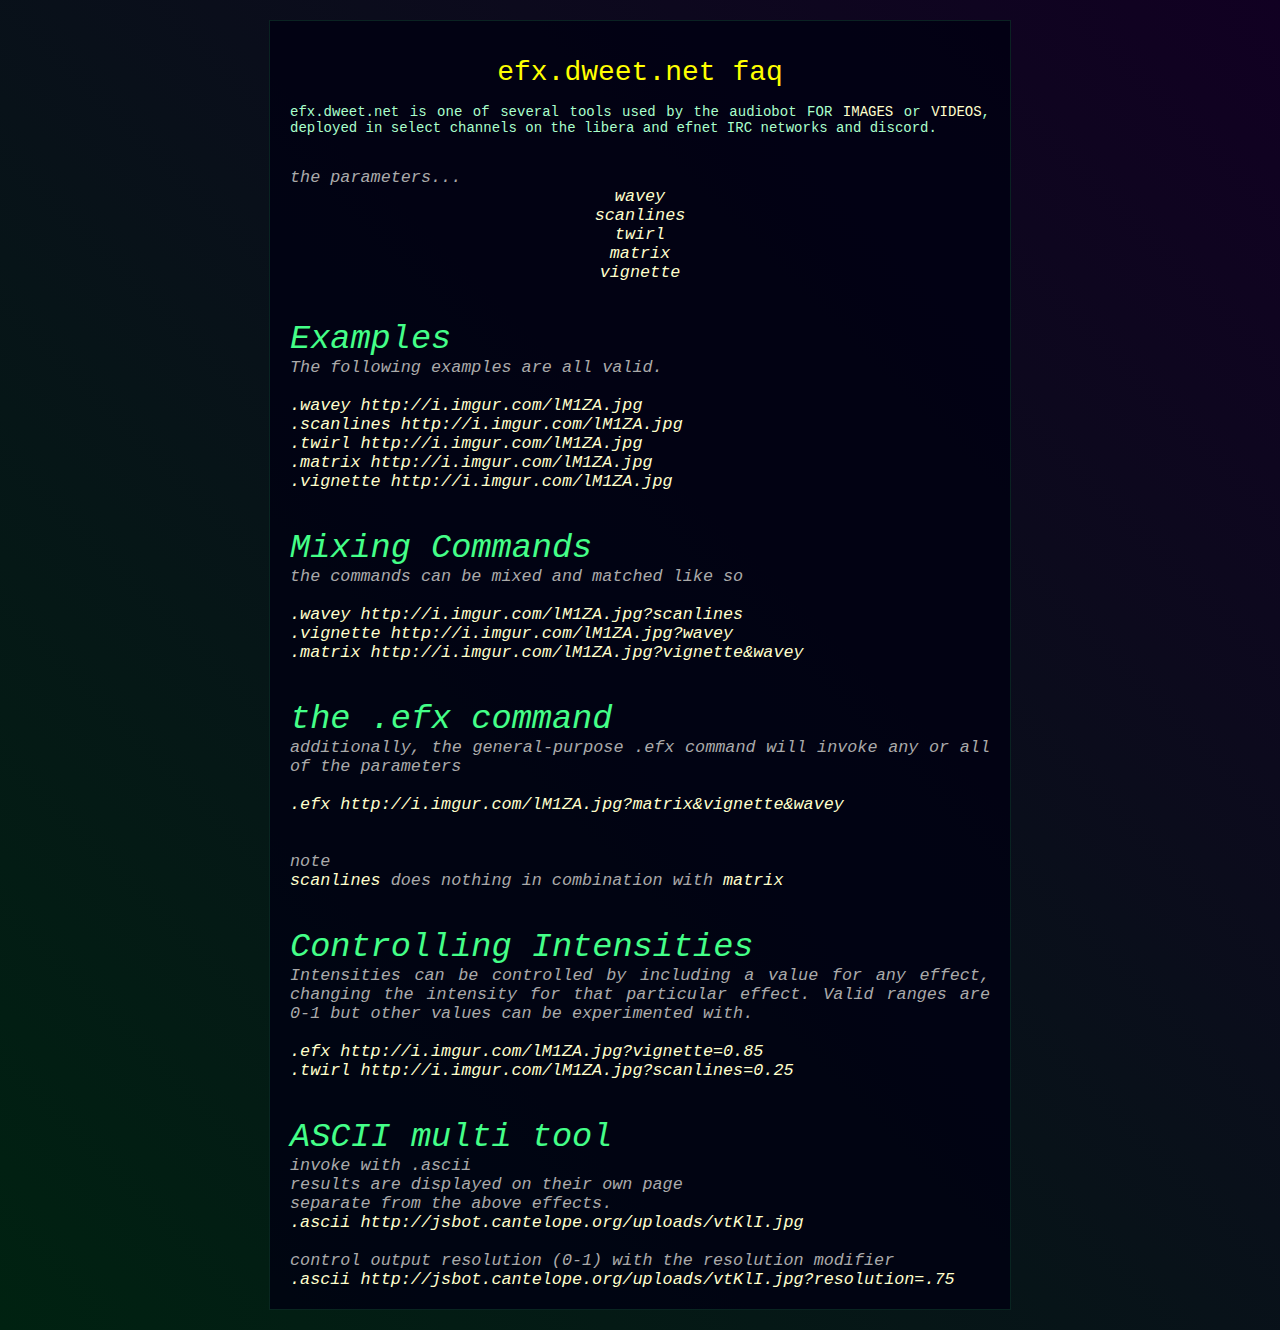
<file: g/about/index.html>
<!DOCTYPE html>
<html>
  <head>
    <style>
      body, html{
        font-family: courier;
        background: linear-gradient(45deg, #021, #102);
        min-height: 100vh;
        margin: 0;
        color: #afc;
        font-size: 14px;
      }
      .main{
        width: 700px;
        border: 1px solid #4f82;
        background: #001c;
        left: 50%;
        top: 10px;
        text-align: justify;
        margin-left: auto;
        margin-right: auto;
        margin-top: 20px;
        margin-bottom: 20px;
        font-size: 1em;
        padding: 20px;
      }
      .title{
       color: #ff0;
       font-size: 2em;
       min-width: 100%;
       text-align: center;
       display: inline-block;
      }
      .syntax{
        color: #aaa;
        font-size: 1.2em;
        font-style: oblique;
      }
      b{
        color: #ffc;
        font-weight: 400;
      }
      .sectionTitle{
        font-size: 2em;
        color: #4f8;
      }
    </style>
  </head>
  <body>
    <div class="main">
      <br>
      <span class="title">efx.dweet.net faq</span><br><br>
      efx.dweet.net is one of several tools used by the audiobot FOR <b>IMAGES</b> or <b>VIDEOS</b>, deployed in select channels on the libera and efnet IRC networks and discord.<br><br>
      <br>
      <div class="syntax">
        the parameters...<br>
        <center>
          <b>wavey</b><br>
          <b>scanlines</b><br>
          <b>twirl</b><br>
          <b>matrix</b><br>
          <b>vignette</b><br>
        </center>
        <br><br>
        <div class="sectionTitle">Examples</div>
        The following examples are all valid.<br><br>
        <b>.wavey http://i.imgur.com/lM1ZA.jpg</b><br>
        <b>.scanlines http://i.imgur.com/lM1ZA.jpg</b><br>
        <b>.twirl http://i.imgur.com/lM1ZA.jpg</b><br>
        <b>.matrix http://i.imgur.com/lM1ZA.jpg</b><br>
        <b>.vignette http://i.imgur.com/lM1ZA.jpg</b><br><br><br>
        <div class="sectionTitle">Mixing Commands</div>
        the commands can be mixed and matched like so<br><br>
        <b>.wavey http://i.imgur.com/lM1ZA.jpg?scanlines</b><br>
        <b>.vignette http://i.imgur.com/lM1ZA.jpg?wavey</b><br>
        <b>.matrix http://i.imgur.com/lM1ZA.jpg?vignette&wavey</b><br><br><br>
        <div class="sectionTitle">the .efx command</div>
        additionally, the general-purpose .efx command will invoke any or all of the parameters<br><br>
        <b>.efx http://i.imgur.com/lM1ZA.jpg?matrix&vignette&wavey</b><br><br><br>
        note<br><b>scanlines</b> does nothing in combination with <b>matrix</b><br><br><br>
        <div class="sectionTitle">Controlling Intensities</div>
        Intensities can be controlled by including a value for any effect, changing the intensity for that particular effect. Valid ranges are 0-1 but other values can be experimented with.<br><br>
        <b>.efx http://i.imgur.com/lM1ZA.jpg?vignette=0.85</b><br>
        <b>.twirl http://i.imgur.com/lM1ZA.jpg?scanlines=0.25</b><br><br><br>
        <div class="sectionTitle">ASCII multi tool</div>
        invoke with .ascii<br>
        results are displayed on their own page<br>separate from the above effects.<br>
        <b>.ascii http://jsbot.cantelope.org/uploads/vtKlI.jpg</b><br><br>
        control output resolution (0-1) with the resolution modifier<br>
        <b>.ascii http://jsbot.cantelope.org/uploads/vtKlI.jpg?resolution=.75</b><br>
      </div>
    </div>
    <script>
    </script>
  </body
</html>
</file>
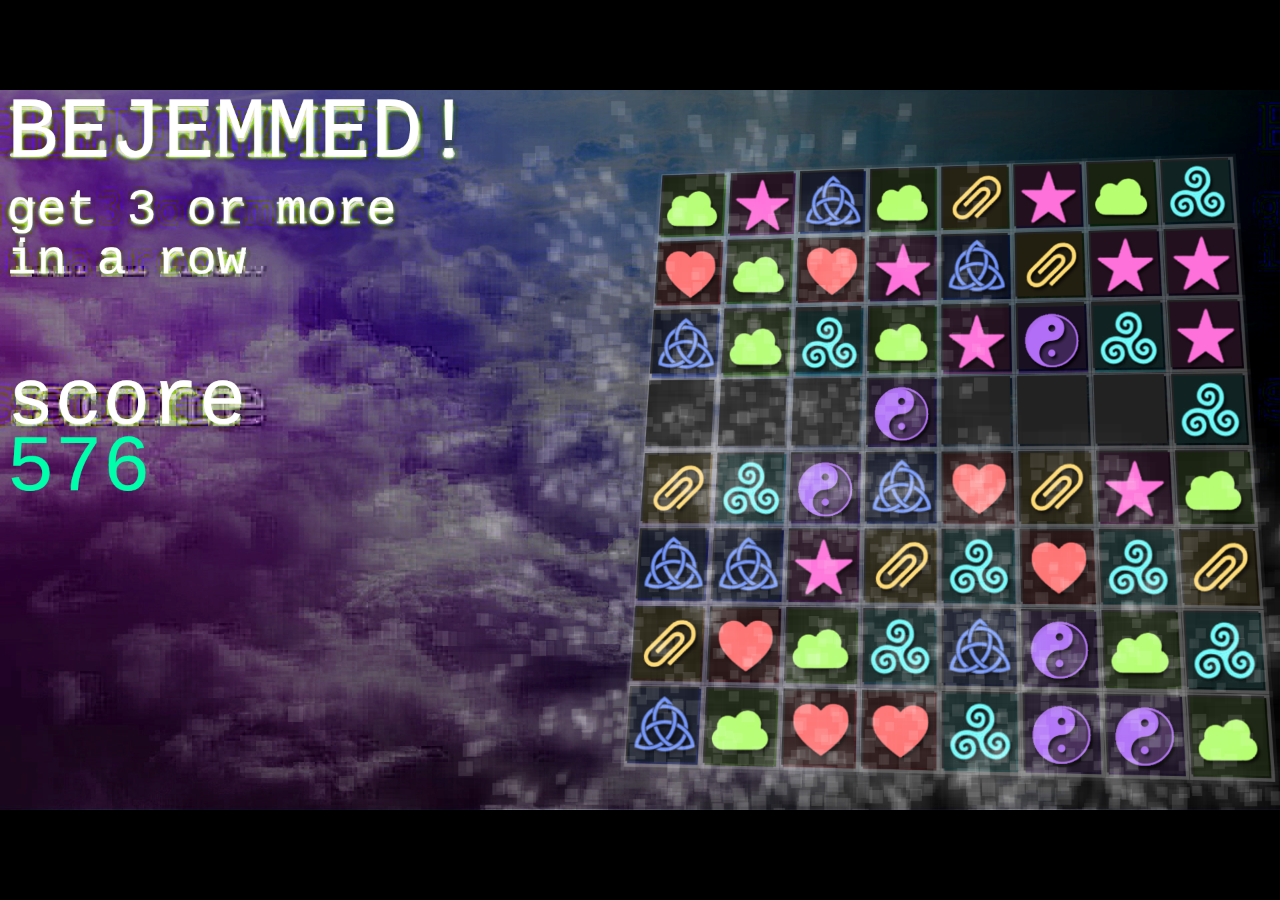
<file: b/games/bejemmed/index.html>
<!DOCTYPE html>
<html>
  <head>
    <title>bejemmed! game</title>
    <style>
body,html{
  background: #000;
  margin: 0;
  height: 100vh;
  font-family: courier;
}
#c{
  width: 100%;
  height: 100%;
  position: absolute;
  background: #000;
  left: 50%;
  top: 50%;
  transform: translate(-50%, -50%);
}    </style>
  </head>
  <body>
          <canvas id=c></canvas>
                <script>
c=document.querySelector('#c')
    x=c.getContext('2d')
    S=Math.sin
    C=Math.cos
    Rn=Math.random
    R = function(r,g,b,a) {
      a = a === undefined ? 1 : a;
      return "rgba("+(r|0)+","+(g|0)+","+(b|0)+","+a+")";
    }
    t=go=0
    rsz=window.onresize=()=>{
      setTimeout(()=>{
        if(document.body.clientWidth > document.body.clientHeight*1.77777778){
          c.style.height = '100vh'
          setTimeout(()=>c.style.width = c.clientHeight*1.77777778+'px',0)
        }else{
          c.style.width = '100vw'
          setTimeout(()=>c.style.height = c.clientWidth/1.77777778 + 'px',0)
        }
        c.width=1920
        c.height=c.width/1.777777778
      },0)
    }
    rsz()

    Draw=()=>{
      if(!t){
        bg=new Image()
        bg.src='1p7iM4.jpg' 
        R=(Rl,Pt,Yw,m)=>{
          M=Math
          A=M.atan2
          H=M.hypot
          X=S(p=A(X,Y)+Rl)*(d=H(X,Y))
          Y=C(p)*d
          X=S(p=A(X,Z)+Yw)*(d=H(X,Z))
          Z=C(p)*d
          Y=S(p=A(Y,Z)+Pt)*(d=H(Y,Z))
          Z=C(p)*d
          if(m){
            X+=oX
            Y+=oY
            Z+=oZ
          }
          stroke=(scol, fcol)=>{
            if(scol){
              x.closePath()
              x.strokeStyle=scol
              x.globalAlpha=.2
              x.lineWidth=Math.min(500,100/Z)
              x.stroke()
              x.globalAlpha=1
              x.lineWidth/=3
              x.stroke()
            }
            if(fcol){
              x.fillStyle=fcol
              x.fill()
            }
          }
        }
        Q=()=>[c.width/2+450+X/Z*800,c.height/2+Y/Z*800]
        Q_=()=>[c.width/2+X/Z*800,c.height/2+Y/Z*800]
        I=(A,B,M,D,E,F,G,H)=>(K=((G-E)*(B-F)-(H-F)*(A-E))/(J=(H-F)*(M-A)-(G-E)*(D-B)))>=0&&K<=1&&(L=((M-A)*(B-F)-(D-B)*(A-E))/J)>=0&&L<=1?[A+K*(M-A),B+K*(D-B)]:0

        window.onmousemove=e=>{
          let rect = c.getBoundingClientRect()
          mx=(e.pageX-rect.left)/c.clientWidth*c.width
          my=(e.pageY-rect.top)/c.clientHeight*c.height
        }

        swapping = false
        doSwapAnimation=(a,b)=>{
          swapping=true
          sourceP=JSON.parse(JSON.stringify(P))
          let tx = a[0]
          let ty = a[1]
          a[0]=b[0]
          a[1]=b[1]
          b[0]=tx
          b[1]=ty
          destP=JSON.parse(JSON.stringify(P))
        }

        doSwapWithEmptyCellAnimation=(P_,i)=>{
      
          X1=X=((i%cl)-cl/2+.5)*sp
          Y1=Y=(((i/cl|0)%rw)-rw/2+.5)*sp
          Z1=Z=0
          R(Rl,Pt,Yw,1)
          tx1=X,ty1=Y,tz1=Z

          X2=X=P_[0]
          Y2=Y=P_[1]
          Z2=Z=P_[2]
          R(Rl,Pt,Yw,1)
          tx2=X,ty2=Y,tz2=Z

          d=Math.hypot(tx1-tx2,ty1-ty2)
          if(d<1.5){
            P_[0]  = X1
            P_[1]  = Y1
            P_[2]  = Z1
            P_[7]  = i
            P_[8]  = 0
          }
        }

        settled = true
        grav=.01, tgt_ls=400

        dropPieces=()=>{
          settled = true
          P.map(v=>{
            let idx   = v[7]
            let cbidx = idx+8
            if(cbidx<64){
              if(P.filter(v=>v[7]==cbidx).length){
                v[5]=0
                v[1]=((v[7]/8|0)-4+.5)*sp
              }else{
                settled = false
                v[5] += grav
              }
            }else{
              v[5]=0
              v[1]=((v[7]/8|0)-4+.5)*sp
            }
          })
          for(i=8;i--;){
            if(!P.filter(v=>v[7]==i).length){
              X=((i%cl)-cl/2+.5)*sp
              Y=(((i/cl|0)%rw)-rw/2+.5)*sp
              Z=0
              P=[...P, spawnP(X,Y,Z,i)]
            }
          }
        }

        checkBoard=()=>{
          if(!settled || swapping) return
          P.map(v=>{
            v[10]=0
          })
          for(let j=0;j<8;j++){
            good=true
            ct=0
            idxs=[]
            for(let i=0;i<8;i++){
              idx=i*8+j
              let cellid = !(l=P.filter(v=>v[7]==idx)).length?-1:l[0][3]
              if(i && ocv==cellid){
                ct++
              }else{
                if(ct>1){
                  idxs.map(v=>{
                    P.map((q,j)=>{
                      if(q[7]==v[0])q[10]=1, score+=scorIncr
                    })
                  })
                }
                ct=0
                idxs=[]
              }
              idxs=[...idxs, [idx, cellid]]
              ocv = cellid
            }
            if(ct>1){
              idxs.map(v=>{
                P.map((q,j)=>{
                  if(q[7]==v[0])q[10]=1
                })
              })
            }
          }


          for(let i=0;i<8;i++){
            good=true
            ct=0
            idxs=[]
            for(let j=0;j<8;j++){
              idx=i*8+j
              let cellid = !(l=P.filter(v=>v[7]==idx)).length?-1:l[0][3]
              if(j && ocv==cellid){
                ct++
              }else{
                if(ct>1){
                  idxs.map(v=>{
                    P.map((q,j)=>{
                      if(q[7]==v[0])q[10]=1, score+=scorIncr
                    })
                  })
                }
                ct=0
                idxs=[]
              }
              idxs=[...idxs, [idx, cellid]]
              ocv = cellid
            }
            if(ct>1){
              idxs.map(v=>{
                P.map((q,j)=>{
                  if(q[7]==v[0])q[10]=1, score+=scorIncr
                })
              })
            }
          }
        }

        processSelection = () =>{
          Array(rw*cl).fill().map((v,i)=>{
            X=((i%cl)-cl/2+.5)*sp
            Y=(((i/cl|0)%rw)-rw/2+.5)*sp
            Z=0
            R(Rl,Pt,Yw,1)
            l=Q()
            d=Math.hypot(l[0]-mx,l[1]-my)
            if(d<tgt_ls/Z){
              occupied=false
              P.map((q,j)=>{
                swapped=false
                if(q[7]==i){
                  occupied=true
                  switch(q[8]){
                    case 0:
                      P.map((n,m)=>{
                        if(n[8]&&m!=j){
                          X1=q[7]%8
                          Y1=q[7]/8|0
                          X2=n[7]%8
                          Y2=n[7]/8|0
                          d=Math.hypot(X1-X2,Y1-Y2)
                          if(d<1.1){
                            swapped=true
                            doSwapAnimation(n,q)
                            n[8]=q[8]=n[9]=q[9]=0
                          }
                        }
                      })
                      if(!swapped){
                        q[8]++
                        q[8]%=2
                      }
                    break
                    case 1:
                      q[8]=0
                    break
                  }
                }
              })
              if(!occupied){
                if(P.filter(v=>v[8]).length){
                  P.map(q=>{
                    if(q[8]) doSwapWithEmptyCellAnimation(q,i)
                  })
                }
              }
            } else {
              if(P.filter(v=>v[8]).length>1) P.map(v=>v[8]=0)
            }
          })
        }

        settled = true
        window.onmousedown=e=>{
          if(e.button==0 && settled && !swapping){
            let rect = c.getBoundingClientRect()
            mx=(e.pageX-rect.left)/c.clientWidth*c.width
            my=(e.pageY-rect.top)/c.clientHeight*c.height
            processSelection()
          }
        }

        rw=cl=8,sp=1,mx=my=0

        go=false
        tiles=Array(8).fill().map((v,i)=>{
          let img = {img: new Image(), loaded: false}
          img.img.onload=()=>{
            img.loaded=true
            if(tiles.filter(v=>v.loaded).length==8) go=true
          }
          img.img.src='./symbols/'+(i+1)+'.png'
          return img
        })
        spawnP = (X,Y,Z,i) => {
          return [X,Y,Z,Rn()*7|0,0,0,0,i,0,0,0]
        }
        SP=[], iSPv=.1, iSPs=100, iSPc=200
        spawnSplosion = (X,Y,Z) => {
          a=Array(iSPc).fill().map(v=>{
            return [X,Y,Z,(Rn()-.5)*iSPv,(Rn()-.5)*iSPv,(Rn()-.5)*iSPv,iSPs]
          })
          SP=[...SP, ...a]
        }
        getCellIdx=v=>{
          let X=(v[0]+cl/2)|0
          let Y=(v[1]-.5+rw/2)|0
          return Y*cl+X
        }

        scorIncr = 8**2
        init = () => {
          score = 0
          P=Array(64).fill().map((v,i)=>{
            X=(i%8-4+.5)*sp
            Y=((i/8|0)-4+.5)*sp
            Z=0
            return spawnP(X,Y,Z,i)
          })
        }
        init()
      }

      if(go){
        x.globalAlpha=.5
        x.drawImage(bg,0,0,c.width,c.height)
        x.fillStyle='#0001'
        x.globalAlpha=1
        x.fillRect(0,0,c.width,c.height)
        oX=oY=0, oZ=7
        Rl=0,Pt=C(t/2)/8,Yw=S(t/2)/8

        B=Array(rw*cl).fill().map((v,i)=>{
          tx=X=((i%cl)-cl/2+.5)*sp
          ty=Y=(((i/cl|0)%rw)-rw/2+.5)*sp
          tz=Z=0
          R(Rl,Pt,Yw,1)
          l=Q()
          d=Math.hypot(l[0]-mx,l[1]-my)
          let hover = d<tgt_ls/Z
          let state
          P.map((q,j)=>{
            if(q[7]==i){
              state = q[8]
              q[9]=hover
            }
          })
          return [tx, ty, tz, hover, state]
        })

        B.map(v=>{
          tx=v[0]
          ty=v[1]
          tz=v[2]
          ls=2**.5/2*sp/1.05
          x.beginPath()
          for(i=4;i--;){
            X=tx+S(p=Math.PI*2/4*i+Math.PI/4)*ls
            Y=ty+C(p)*ls
            Z=tz
            R(Rl,Pt,Yw,1)
            x.lineTo(...Q())
          }
          stroke('#fff2','')
          x.beginPath()
          ls/=1.05
          for(i=4;i--;){
            X=tx+S(p=Math.PI*2/4*i+Math.PI/4)*ls
            Y=ty+C(p)*ls
            Z=tz
            R(Rl,Pt,Yw,1)
            l=Q()
            x.lineTo(l[0]-3,l[1]-3)
          }
          stroke('',(v[3]||v[4])?'#888':'#222')
        })

        if(swapping){
          swapping = false
          sourceP.map((v,i)=>{
            if(
              (d=Math.hypot(v[0]-destP[i][0],v[1]-destP[i][1]))>.1
            ){
              swapping = true
            }
            X=tx=v[0]+=(destP[i][0]-v[0])/5
            Y=ty=v[1]+=(destP[i][1]-v[1])/5
            Z=tz=v[2]+=(destP[i][2]-v[2])/5
            R(Rl,Pt,Yw,1)
            if(Z>0){
              s=700/Z
              l=Q()
              x.globalCompositeOperation='source-over'
              x.drawImage(tiles[v[3]].img,l[0]-s/2,l[1]-s/2,s,s)
              x.globalCompositeOperation='multiply'
              ls=2**.5/2*sp/1.1
              x.beginPath()
              for(let i=4;i--;){
                X=tx+S(p=Math.PI*2/4*i+Math.PI/4)*ls
                Y=ty+C(p)*ls
                Z=tz
                R(Rl,Pt,Yw,1)
                x.lineTo(...Q())
              }
              switch(v[8]){
                case 0:
                  bcol = v[9]?'#0f0':(v[10]?`#f00`:`hsla(${360/8*v[3]+45*4-0},99%,65%,.8)`)
                  fcol = ``
                  break
                case 1:
                  bcol = `#fff`
                  fcol = ``
                  break
                case 2:
                  bcol = `#f00`
                  fcol = ``
                  break
              }
              stroke(fcol, bcol)
            }
          })
          x.globalCompositeOperation='source-over'
        }else{

          P.map(v=>{
            X=tx=v[0]+=v[4]
            Y=ty=v[1]+=v[5]
            Z=tz=v[2]+=v[6]
            v[7] = getCellIdx(v)
            let hover = B[v[7]][3]
            R(Rl,Pt,Yw,1)
            if(Z>0){
              s=700/Z
              l=Q()
              x.globalCompositeOperation='source-over'
              x.drawImage(tiles[v[3]].img,l[0]-s/2,l[1]-s/2,s,s)
              x.globalCompositeOperation='multiply'
              ls=2**.5/2*sp/1.1
              x.beginPath()
              for(let i=4;i--;){
                X=tx+S(p=Math.PI*2/4*i+Math.PI/4)*ls
                Y=ty+C(p)*ls
                Z=tz
                R(Rl,Pt,Yw,1)
                x.lineTo(...Q())
              }
              switch(v[8]){
                case 0:
                  bcol = v[9]?'#0f0':(v[10]?`#f00`:`hsla(${360/8*v[3]+45*4-0},99%,65%,.8)`)
                  fcol = ``
                  break
                case 1:
                  bcol = `#fff`
                  fcol = ``
                  break
                case 2:
                  bcol = `#f00`
                  fcol = ``
                  break
              }
              stroke(fcol, bcol)
            }
            if(v[10]){
              spawnSplosion(tx,ty,tz)
            }
          })
          P=P.filter(v=>!v[10])
          x.globalCompositeOperation='source-over'
          dropPieces()
          checkBoard()
          
          SP.map(v=>{
            X=v[0]+=v[3]
            Y=v[1]+=v[4]
            Z=v[2]+=v[5]
            R(Rl,Pt,Yw,1)
            v[6]-=2
            if(Z>0){
              l=Q()
              x.globalAlpha=(1/iSPs*v[6])
              x.fillStyle='#fff2'
              s=Math.min(500, 5*(iSPs-v[6])/Z)
              x.fillRect(l[0]-s/2,l[1]-s/2,s,s)
              x.fillStyle='#fff'
              s/=4
              x.fillRect(l[0]-s/2,l[1]-s/2,s,s)
            }
          })
          x.globalAlpha=1 
          SP=SP.filter(v=>v[6]>0)
        }
        x.textAlign='left'
        x.font = '130px courier'
        x.fillStyle='#fff'
        x.fillText('BEJEMMED!',10,100)

        x.font = '75px courier'
        x.fillStyle='#fff'
        x.fillText('get 3 or more',10,200)
        x.fillText('in a row',10,275)

        x.font = '120px courier'
        x.fillStyle='#fff'
        x.fillText('score',10,500)
        x.font = '120px courier'
        x.fillStyle='#0fa'
        x.fillText(score.toLocaleString("en-US"),10,600)
      }else{
        x.textAlign='center'
        x.font = '130px courier'
        x.fillStyle='#fff'
        x.fillText('BEJEMMED!',960/2,100)
        x.textAlign='center'
        x.font = '130px courier'
        x.fillStyle='#fff'
        x.fillText('loading...',960/2,300)
      }

      t+=1/60
      requestAnimationFrame(Draw)

    }
    Draw()
    
    </script>
    </body>
    </html>
</file>
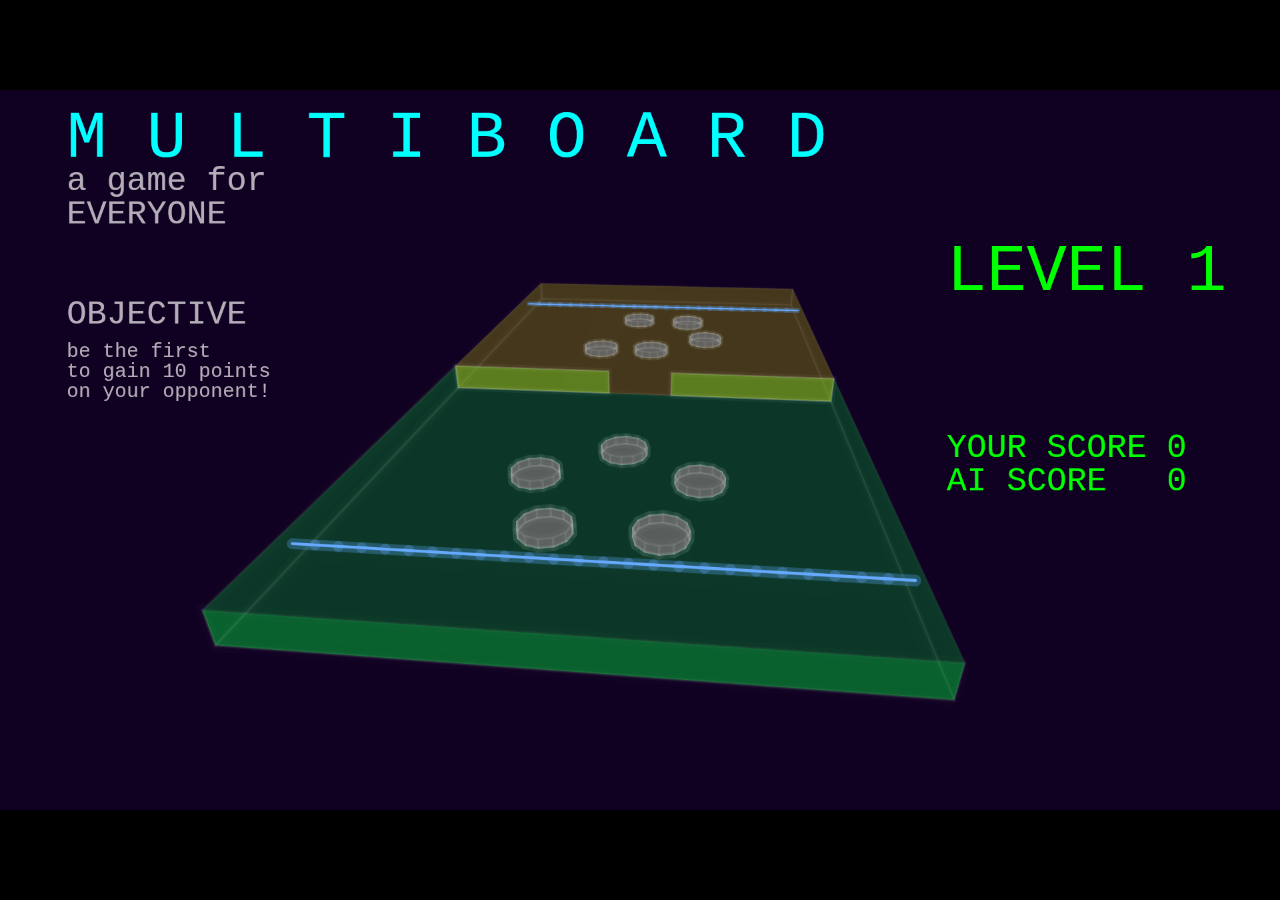
<file: b/games/multiboard/index.html>
<!DOCTYPE html>
<html>
  <head>
    <title>multiboard game!</title>
    <style>
body,html{
  background: #000;
  margin: 0;
  height: 100vh;
  font-family: courier;
}
#c{
  width: 100%;
  height: 100%;
  position: absolute;
  background: #000;
  left: 50%;
  top: 50%;
  transform: translate(-50%, -50%);
}
    </style>
  </head>
  <body>
          <canvas id=c></canvas>
	  <script>
			c=document.querySelector('#c')
c.width  = 1920
c.height = 1080
x=c.getContext('2d')
S=Math.sin
C=Math.cos
Rn=Math.random
R = function(r,g,b,a) {
  a = a === undefined ? 1 : a;
  return "rgba("+(r|0)+","+(g|0)+","+(b|0)+","+a+")";
};
t=go=0
rsz=window.onresize=()=>{
  setTimeout(()=>{
    if(document.body.clientWidth > document.body.clientHeight*1.77777778){
      c.style.height = '100vh'
      setTimeout(()=>c.style.width = c.clientHeight*1.77777778+'px',0)
    }else{
      c.style.width = '100vw'
      setTimeout(()=>c.style.height = c.clientWidth/1.77777778 + 'px',0)
    }
    c.width=1920
    c.height=c.width/1.777777778
  },0)
}
rsz()

Draw=()=>{
  if(!t){
    R=(Rl,Pt,Yw,m)=>{
      M=Math
      A=M.atan2
      H=M.hypot
      X=S(p=A(X,Y)+Rl)*(d=H(X,Y))
      Y=C(p)*d
      X=S(p=A(X,Z)+Yw)*(d=H(X,Z))
      Z=C(p)*d
      Y=S(p=A(Y,Z)+Pt)*(d=H(Y,Z))
      Z=C(p)*d
      if(m){
        X+=oX
        Y+=oY
        Z+=oZ
      }
    }
    Q=()=>[c.width/2+X/Z*1e3,c.height/2+Y/Z*1e3]

    I=(A,B,M,D,E,F,G,H)=>(K=((G-E)*(B-F)-(H-F)*(A-E))/(J=(H-F)*(M-A)-(G-E)*(D-B)))>=0&&K<=1&&(L=((M-A)*(B-F)-(D-B)*(A-E))/J)>=0&&L<=1?[A+K*(M-A),B+K*(D-B)]:0

    getHSVfromRGB = (red, green, blue)=>{
      let r_ = red//256
      let g_ = green//256
      let b_ = blue//256
      let cmax=Math.max(r_, g_ , b_)
      let cmin=Math.min(r_, g_ , b_)
      let delta = cmax - cmin
      let hue = 0
      if(delta == 0)   hue = 0
      if(cmax  == r_)  hue = (((g_-b_)/delta)%6)*60
      if(cmax  == g_)  hue = (((b_-r_)/delta+2))*60
      if(cmax  == b_)  hue = (((r_-g_)/delta+4))*60
      let sat
      if(cmax == 0) sat = 0
      else sat = delta/cmax
      let val = cmax
      return [hue, sat, val]
    }

    getRGBfromHSV = (hue, sat, val) => {
      sat=Math.max(1,sat)
      let e_ = val * sat
      let x_ = e_*(1-(Math.abs(((hue/60)%2)-1)))
      let m_ = val - e_
      let rgb = [e_, e_, e_]
      if(hue <  60) rgb = [e_, x_, 0]
      if(hue >= 60  && hue < 120) rgb = [e_, 0, x_]
      if(hue >= 120 && hue < 180) rgb = [x_, e_, 0]
      if(hue >= 180 && hue < 240) rgb = [0, e_, x_]
      if(hue >= 240 && hue < 300) rgb = [0, x_, e_]
      if(hue >= 300 && hue < 360) rgb = [x_, 0, e_]
      return rgb
    }

    for(CB=[],j=6;j--;CB=[...CB,b])for(i=4,b=[];i--;)b=[...b,[(a=[S(p=Math.PI/2*i+Math.PI/4),C(p),sp=2**.5/2])[j%3]*(l=j<3?1:-1),a[(j+1)%3]*l,a[(j+2)%3]*l]]

    stroke=(scol,fcol)=>{
      if(scol){
        x.closePath()
        x.globalAlpha=.2
        x.strokeStyle=scol
        x.lineWidth=Math.min(500, 100/Z)
        x.stroke()
        x.globalAlpha=1
        x.lineWidth/=4
        x.stroke()
      }
      if(fcol){
        x.fillStyle=fcol
        x.fill()
      }
    }

    omx=omy=mx=my=0
    window.onkeydown=e=>{
      if(e.keyCode==32 && matchOver) resetScores()
    }
    window.onmousemove=e=>{
      let rect = c.getBoundingClientRect()
      omx=mx
      omy=my
      mx = (e.pageX-rect.left)/c.clientWidth*c.width
      my = (e.pageY-rect.top)/c.clientHeight*c.height
    }

    printText = (caption, X, Y, size, col, justify='left') => {
      x.font=size+'px courier'
      x.textAlign = justify
      x.fillStyle=col
      caption.split("\n").map((v,i)=>{
        x.fillText(v, X, Y+size*i)
      })
    }

    window.onmousedown=e=>{
      if(e.button==0) mbutton=true
    }
    window.onmouseup=e=>{
      if(e.button==0) mbutton=false
    }

    iPv=0,mx=my=mbutton=0

    initGame = lvl =>{
      ls=1
      lvlTransition=false
      P=Array(10).fill().map((v,i)=>{
        X=S(p=Math.PI*2/5*i+(i>=5?Math.PI:0))*ls
        Y=sp/4
        Z=3*(i<5?-1:1)+C(p)*ls
        vx=(Rn()-.5)*iPv
        vz=(Rn()-.5)*iPv
        return [X,Y,Z,vx,0,vz,false, 0, 0, false]
      })
      APITimer=0
      AIPieceSelected = -1
      level = lvl
    }
    resetScores=()=>{
      humanScore = 0
      AIScore = 0
      gameInPlay=true
      matchOver=false
      initGame(1)
    }
    resetScores()

    doAI = () => {
      if(lvlTransition) return
      difficulty=level*(1/3)
      if(AIPieceSelected == -1 && APITimer < t){
        l=P.filter(v=>v[2]>0)
        if(l.length){
          AIPieceSelected = l [Rn()*l.length|0]
        } else {
          AIPieceSelected = -1
        }
      }
      if(AIPieceSelected !== -1){
        if(AIPieceSelected[2]<=5.35){
          AIPieceSelected[2]+=.1+(difficulty/4)
          AIPieceSelected[8]=true
        }else{
          AIPieceSelected[8]=false
          AIPieceSelected[3]=-AIPieceSelected[0]/3.25+(Rn()-.5)/(1+difficulty/1.5**2)
          AIPieceSelected[5]=-1.5
          AIPieceSelected = -1
          APITimer=t+1/(1+difficulty)
        }
      }
    }
    doVictory=wnr=>{
      if(!lvlTransition) setTimeout(()=>{
        if(winner){
          AIScore++
        }else{
          humanScore++
        }
        if(Math.abs(AIScore-humanScore)>9){
          matchOver=true
        } else {
          initGame(level+1)
        }
      }, 2000)
      lvlTransition = true
      x.fillStyle = wnr ? '#400c' : '#041c'
      x.fillRect(0,0,c.width,c.height)
      winner=wnr
    }
    p1col='#0f42'
    p2col='#ff12'
  }
  x.fillStyle='#1028'
  x.fillRect(0,0,c.width,c.height)
  x.lineJoin=x.lineCap='round'
  oX=0
  oY=-1
  oZ=10
  Yw=C(t/4)/10
  Pt=S(t/2)/10-.5
  Rl=0
  
  let size = 100
  let caption = `M U L T I B O A R D`
  printText(caption, 100, size, size, '#0ff', 'left')
  caption = `a game for
EVERYONE


OBJECTIVE`
  size=50
  printText(caption, 100, size*3, size, '#fff8', 'left')
  size=30
  caption=`be the first
to gain 10 points
on your opponent!
`
  printText(caption, 100, 400, size, '#fff8', 'left')

  printText('LEVEL ' + level, c.width-500,300,100,'#0f0', 'left')
  printText('YOUR SCORE ' + humanScore, c.width-500,550,50,'#0f0', 'left')
  printText('AI SCORE   ' + AIScore, c.width-500,600,50,'#0f0', 'left')


  for(m=2;m--;)CB.map((v,i)=>{
    if((!m&&(i==0||i==2)) || (m&&(i==2||i==3)))return
    x.beginPath()
    v.map((q,j)=>{
      X=q[1]*4
      Y=q[2]*.25
      Z=q[0]*4-4*(m?sp:-sp)
      R(Rl,Pt,Yw,1)
      if(Z>0){
        x.lineTo(...Q())
      }
    })
    stroke('#ffffff08',m?p1col:p2col)
  })
  for(n=2;n--;)for(m=2;m--;)CB.map((v,i)=>{
    if((!m&&i==0) || (m&&i==3)){
      x.beginPath()
      v.map((q,j)=>{
        X=(q[1]*(1+(2/3))-sp*(2+(1/3)))*(n?-1:1)
        Y=q[2]*.25
        Z=q[0]*4-4*(m?sp:-sp)
        R(Rl,Pt,Yw,1)
        if(Z>0){
          x.lineTo(...Q())
        }
      })
      stroke('#fff1',m?p1col:p2col)
    }
  })

  sd=12,iPls=sp/2.53,iPh=.1

  P.map((v,i)=>{
    X=tx=tvx=v[0]
    Y=ty=tvy=v[1]
    Z=tz=tvz=v[2]
    v[3]/=1.125
    v[4]/=1.125
    v[5]/=1.125
    R(Rl,Pt,Yw,1)
    v[7]=mbutton&&v[6]
    if(!mbutton) v[6]=false
    l=Q()
    if(Math.hypot(mx-l[0],my-l[1])<iPls*1e3/Z && P.filter(q=>q[6]).length==0) v[6]=true
    if(v[2]>0){
      if(Math.abs(v[0])>.4&&v[2]+v[5]*1.01-iPls<0)v[2]=0+iPls,v[5]*=-.5,v[5]=.2
    }else{
      if(Math.abs(v[0])>.4&&v[2]+v[5]*1.01+iPls>0)v[2]=0-iPls,v[5]*=-.5,v[5]=.2
    }
    if(v[2]<0 && v[8]) v[8]=false,AIPieceSelected=-1
    if(v[2]<0&&mbutton&&v[6]){
      scl=.01
      v[0]+=(mx-l[0])/99
      v[2]-=(my-l[1])/99
      x.beginPath()
      x.arc(...Q(),15,0,7)
      x.fillStyle='#f00'
      x.fill()
    }else{
      if(!lvlTransition){
        tx=v[0]+=v[3]
        ty=v[1]+=v[4]
        tz=v[2]+=v[5]
      }
    }
    if(tx>4*sp-iPls || tx<-4*sp+iPls)v[3]*=-.15
    if(tz>8*sp-iPls || tz<-8*sp+iPls)v[5]*=-.25
    if(v[0]-iPls<-4*sp)v[0]=-4*sp+iPls
    if(v[0]+iPls>4*sp)v[0]=4*sp-iPls

    if(v[2]-iPls<-8*sp)v[2]=-8*sp+iPls
    if(v[2]+iPls>8*sp)v[2]=8*sp-iPls

    X1=v[0]
    Z1=v[2]
    if(!v[6] && !v[8]){
      d1=Math.hypot(v[3],v[5])
      P.map((q,j)=>{
        X2=q[0]
        Z2=q[2]
        if(i!=j){
          d=Math.hypot(X1-X2,Z1-Z2)
          d2=Math.hypot(q[3],q[5])
          if(d<iPls*2){
            q[3]/=1.04
            q[5]/=1.04
            v[3]/=1.04
            v[5]/=1.04
            v[0]=X2+(X1-X2)/d*iPls*2
            v[2]=Z2+(Z1-Z2)/d*iPls*2
            v[3]+=(X1-X2)*d2
            v[5]+=(Z1-Z2)*d2
            if(!q[6]){
              q[3]-=(X1-X2)*d1
              q[5]-=(Z1-Z2)*d1
            }
          }
        }
      })
    }
    if(v[2]<0 && v[7] ){
      v[5]-=n=(my-omy)/60
      v[3]+= -v[0]/100*(n*4)*(1+(Rn()-.5)/20)
    }
  })

  selected = -1
  for(m=3;m--;)P.map(v=>{
    X=tx=v[0]
    Y=ty=v[1]
    Z=tz=v[2]
    if(m<2){
      x.beginPath()
      for(let i=sd;i--;){
        X=tx+S(p=Math.PI*2/sd*i)*iPls
        Y=ty-(m?iPh:0)
        Z=tz+C(p)*iPls
        R(Rl,Pt,Yw,1)
        if(Z>0){
          x.lineTo(...Q())
        }
      }
      stroke('#fff2', v[6]?(v[2]>0?'#f00a':'#0f8a'):(v[8]?'#f00a':'#6668'))
    }else{
      for(let i=sd;i--;){
        x.beginPath()
        X=tx+S(p=Math.PI*2/sd*i)*iPls
        Y=ty-0
        Z=tz+C(p)*iPls
        R(Rl,Pt,Yw,1)
        if(Z>0){
          x.lineTo(...Q())
        }
        X=tx+S(p=Math.PI*2/sd*(i+1))*iPls
        Y=ty-0
        Z=tz+C(p)*iPls
        R(Rl,Pt,Yw,1)
        if(Z>0){
          x.lineTo(...Q())
        }
        X=tx+S(p=Math.PI*2/sd*(i+1))*iPls
        Y=ty-iPh
        Z=tz+C(p)*iPls
        R(Rl,Pt,Yw,1)
        if(Z>0){
          x.lineTo(...Q())
        }
        X=tx+S(p=Math.PI*2/sd*i)*iPls
        Y=ty-iPh
        Z=tz+C(p)*iPls
        R(Rl,Pt,Yw,1)
        if(Z>0){
          x.lineTo(...Q())
        }
        stroke('#fff2', v[6]?(v[2]>0?'#f00a':'#0f8a'):(v[8]?'#f00a':'#6668'))
      }
    }
  })

  let pulled = P.filter(v=>v[6]&&v[2]<-4.5+iPls*1.5)
  for(i=25;i--;){
    x.beginPath()
    X=-4*sp+(8*sp/25*i)
    Y=0
    Z=-4.5
    ipx = 0
    if(mbutton && pulled.length){
      d=3+(3+Math.hypot(X-pulled[0][0], Math.min(0, Z-pulled[0][2])))**3
      ipx = (X-pulled[0][0]) * 2000000 / d**4
      ipl1 = -4.5-(Z-pulled[0][2]+iPls)*50/d/1.5
    }
    X+=ipx
    Z= mbutton && pulled.length ? ipl1 : -4.5
    R(Rl,Pt,Yw,1)
    x.lineTo(...Q())
    X=-4*sp+(8*sp/25*(i+1))
    Y=0
    Z=-4.5
    ipx = 0
    if(mbutton && pulled.length){
      d=3+(3+Math.hypot(X-pulled[0][0], Math.min(0, Z-pulled[0][2])))**3
      ipx = (X-pulled[0][0]) * 2000000 / d**4
      ipl2 = -4.5-(Z-pulled[0][2]+iPls)*50/d/1.5
    }
    X+=ipx
    Z= mbutton && pulled.length ? ipl2 : -4.5
    R(Rl,Pt,Yw,1)
    x.lineTo(...Q())
    stroke(pulled.length&&mbutton?'fff':'#6af')
  }

  doAI()

  pulled = P.filter(v=>v[8]&&v[2]>4.5-iPls*1.5)
  for(i=25;i--;){
    x.beginPath()
    X=-4*sp+(8*sp/25*i)
    Y=0
    Z=4.5
    ipx = 0
    if(pulled.length){
      d=3+(3+Math.hypot(X-pulled[0][0], Math.min(0, pulled[0][2]-Z)))**3
      ipx = (X-pulled[0][0]) * 2000000 / d**4
      ipl1 = 4.25+(pulled[0][2]-Z+iPls)*50/d/1.5
    }
    X+=ipx
    Z= pulled.length ? ipl1 : 4.5
    R(Rl,Pt,Yw,1)
    x.lineTo(...Q())
    X=-4*sp+(8*sp/25*(i+1))
    Y=0
    Z=4.5
    ipx = 0
    if(pulled.length){
      d=3+(3+Math.hypot(X-pulled[0][0], Math.min(0, pulled[0][2]-Z)))**3
      ipx = (X-pulled[0][0]) * 2000000 / d**4
      ipl2 = 4.25+(pulled[0][2]-Z+iPls)*50/d/1.5
    }
    X+=ipx
    Z= pulled.length ? ipl2 : 4.5
    R(Rl,Pt,Yw,1)
    x.lineTo(...Q())
    stroke(pulled.length?'#fff':'#6af')
  }
  if(P.filter(v=>v[2]>0).length==10) doVictory(0)
  if(P.filter(v=>v[2]<0).length==10) doVictory(1)
  if(lvlTransition){
    caption = (winner?`AI`:`YOU`)+"\n"+
    `>>WON LEVEL ${level}<<`
    printText(caption, c.width/2, 240,100, winner?'#f00':'#0f4', 'center')
    if(matchOver){
      caption=`FINAL SCORES
YOU ${humanScore}
AI  ${AIScore}`
      printText(caption, c.width/2-200, 540,60, winner?'#f00':'#0f4', 'left')
      caption=`>>>>    MATCH OVER    <<<<
hit the spacebar to play again
`
      printText(caption, c.width/2, 840,100, winner?'#f00':'#0f4', 'center')
    }
  }
  t+=1/60
  requestAnimationFrame(Draw)
}
Draw()



    </script>
  </body>
</html>
</file>
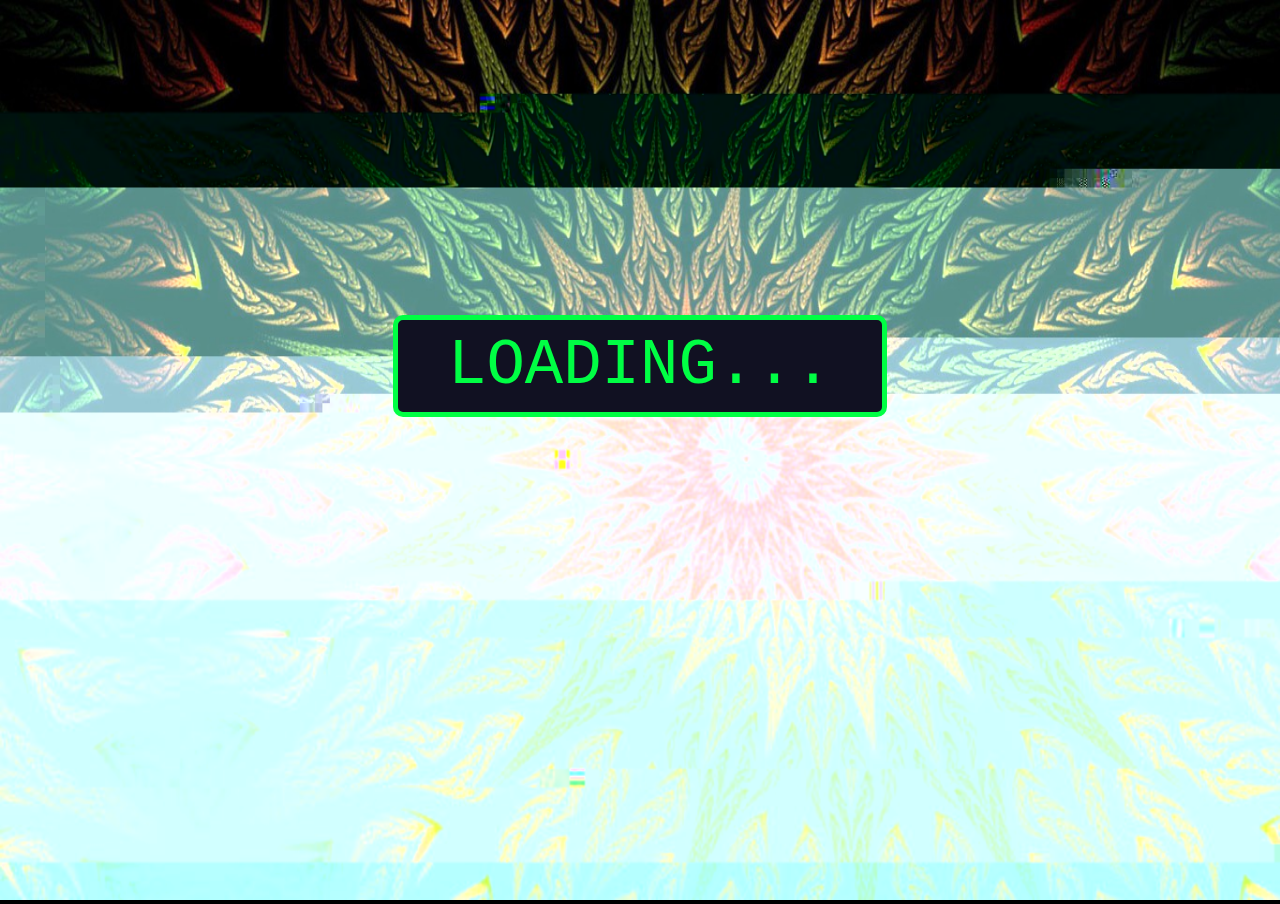
<file: b/games/puyopuyo/index.html>
<!DOCTYPE html>
<html>
	<head>
		<meta charset="UTF-8">
		<meta name="description" content="Play Puyo Puyo Online">
		<meta name="keywords" content="HTML5,canvas,JavaScript,puyopuyo">
		<link rel="stylesheet" type="text/css" href="style.css">
		<link rel="icon" href="puyoD.png">
		<script src="//ajax.googleapis.com/ajax/libs/jquery/1.11.3/jquery.min.js"></script>
	</head>
	<body>
		<div id="loadingOuter">
			<div id="loading">LOADING...</div>
		</div>
		<div id="pauseScreen"><br><br><br>PAUSED</div>
		<canvas id="canvas"></canvas>
		<button id="pauseButton" onclick="togglePause()">START GAME</button>
		<script src="game.js"></script>
	</body>
</html>
</file>
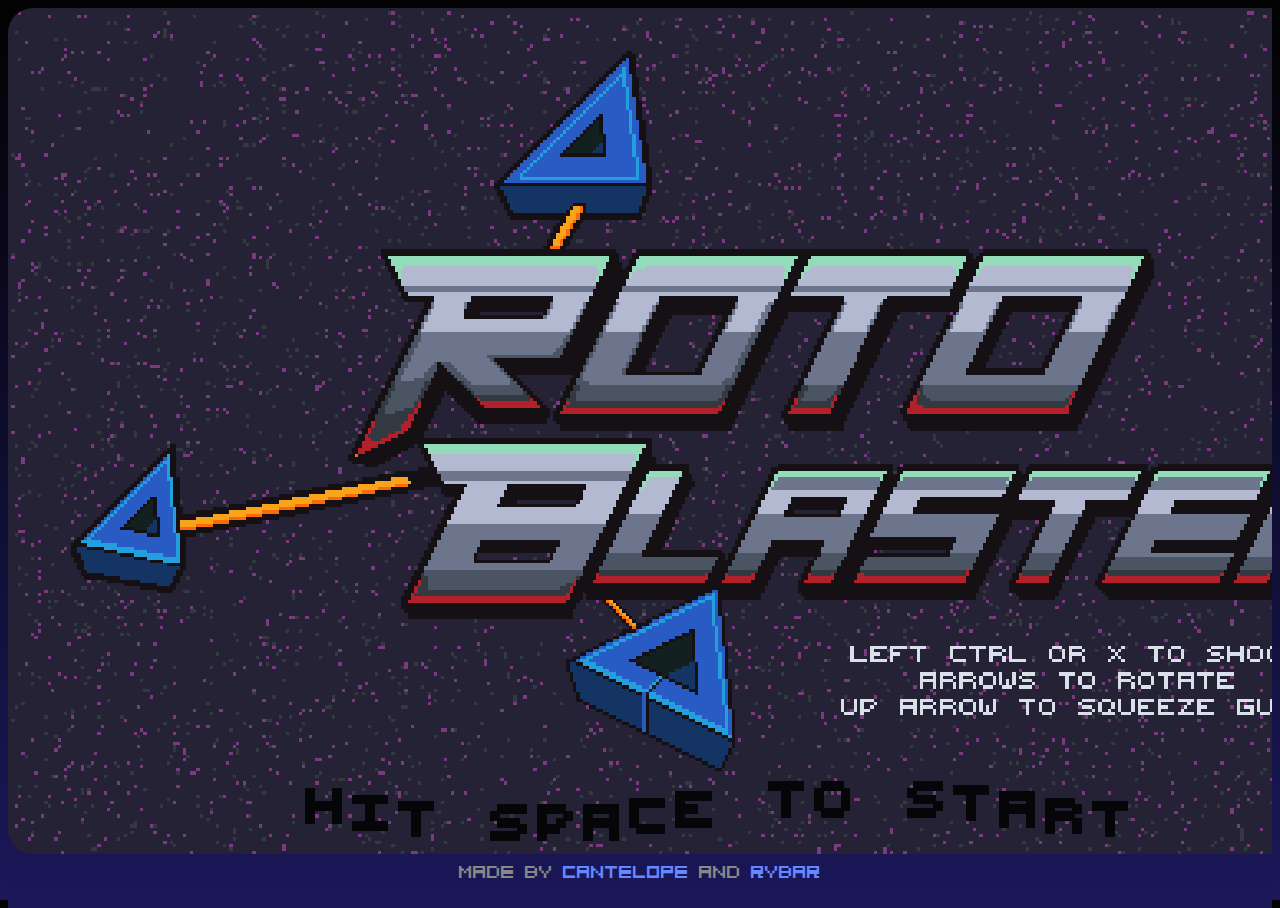
<file: b/games/rotoblaster/index.html>
<!DOCTYPE html>
<html>
	<head>
		<meta charset="UTF-8">
		<link rel="stylesheet" type="text/css" href="style.css?4">
	</head>
	<body>
		<canvas id=canvas></canvas>
		<script src="lib/Engine.js"></script>
		<script src="main.js?6"></script>
		<div class = "footer">
			<div class="label">
	        Made by <a href="http://cantelope.org" target="_blank">Cantelope</a> and
	       <a href="http://doodlelab.ryanmalm.com" target="_blank">Rybar</a>
			</div>
		</div>

	</body>
</html>
</file>
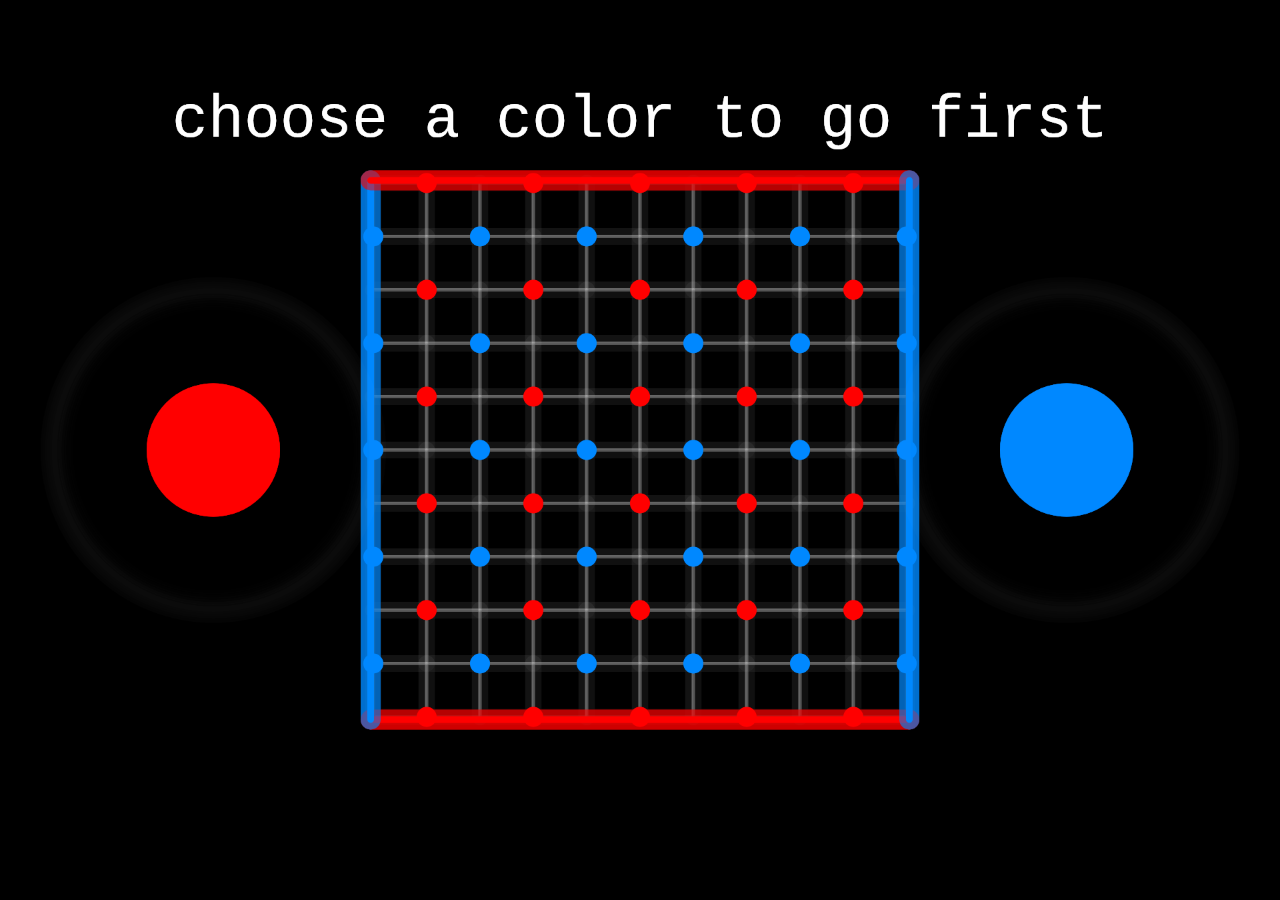
<file: b/games/sideToSide/index.html>
<!DOCTYPE html>
<html>
  <head>
    <title>side-to-side game!</title>
    <style>
body,html{
  background: #000;
  margin: 0;
  height: 100vh;
  font-family: courier;
}
#c{
  width: 100%;
  height: 100%;
  position: absolute;
  background: #000;
  left: 50%;
  top: 50%;
  transform: translate(-50%, -50%);
}    </style>
  </head>
  <body>
	  <canvas id=c></canvas>
		<script>
			c=document.querySelector('#c')
    x=c.getContext('2d')
    S=Math.sin
    C=Math.cos
    Rn=Math.random
    R = function(r,g,b,a) {
      a = a === undefined ? 1 : a;
      return "rgba("+(r|0)+","+(g|0)+","+(b|0)+","+a+")";
    };
    t=go=0
    rsz=window.onresize=()=>{
      setTimeout(()=>{
        if(document.body.clientWidth > document.body.clientHeight*1.77777778){
          c.style.height = '100vh'
          setTimeout(()=>c.style.width = c.clientHeight*1.77777778+'px',0)
        }else{
          c.style.width = '100vw'
          setTimeout(()=>c.style.height = c.clientWidth/1.77777778 + 'px',0)
        }
        c.width=1920
        c.height=c.width/1.777777778
      },0)
    }
    rsz()

    Draw=()=>{
      if(!t){
        R=(Rl,Pt,Yw,m)=>{
          M=Math
          A=M.atan2
          H=M.hypot
          X=S(p=A(X,Y)+Rl)*(d=H(X,Y))
          Y=C(p)*d
          X=S(p=A(X,Z)+Yw)*(d=H(X,Z))
          Z=C(p)*d
          Y=S(p=A(Y,Z)+Pt)*(d=H(Y,Z))
          Z=C(p)*d
          if(m){
            X+=oX
            Y+=oY
            Z+=oZ
          }
        }
        Q=()=>[c.width/2+X/Z*800,c.height/2+Y/Z*800]
        I=(A,B,M,D,E,F,G,H)=>(K=((G-E)*(B-F)-(H-F)*(A-E))/(J=(H-F)*(M-A)-(G-E)*(D-B)))>=0&&K<=1&&(L=((M-A)*(B-F)-(D-B)*(A-E))/J)>=0&&L<=1?[A+K*(M-A),B+K*(D-B)]:0
        stroke=(scol,fcol)=>{
          if(scol){
            x.closePath()
            x.lineWidth=Math.min(500, 500/Z)
            x.globalAlpha=.2
            x.strokeStyle=scol
            x.stroke()
            x.globalAlpha=1
            x.lineWidth/=5
            x.stroke()
          }
          if(fcol){
            x.fillStyle=fcol
            x.fill()
          }
        }
        spawnBoard=()=>{
          stage = gameover = 0
          begCol=-1
          sp=2, mx=my=turn=0
          B=Array(100).fill().map((v,i)=>{
            X=((i%10)-5+.5)*sp
            Y=((i/10|0)-5+.5)*sp
            Z=0
            return [X,Y,Z,i]
          })

          P=Array(122).fill().map((v,i)=>{
            ret = -1
            if(i>0&&(i<121)&&(i%2)){
              val = (((i+(i/11|0))|0))%2?3:2
              ret = val
            }
            return ret
          })
        }

        c.onmousedown=e=>{
          switch(stage){
            case 0:
              if(!gameover && e.button==0 && begCol != -1){
                turn=begCol
                stage++
              }
            break
            case 1:
              if(e.button==0){
                if(gameover) spawnBoard()
                if(P[tgt_]==-1){
                  turn=(turn+1)%2
                  P[tgt_]=turn
                }
              }
          }
        }
        c.onmousemove=e=>{
          let rect = c.getBoundingClientRect()
          mx=(e.pageX-rect.left)/c.clientWidth*c.width
          my=(e.pageY-rect.top)/c.clientHeight*c.height
        }
        bgimg = new Image()
        bgimg.onload=()=>{
          go=true
          spawnBoard()
        }
				      go=true;spawnBoard()
        //bgimg.src='/proxy.php?url=http://jsbot.whitehot.ninja/1s3j4w.jpg'
        //bgimg.src='/proxy.php?url=http://jsbot.whitehot.ninja/1NWwfr.jpg'
      }

      if(go){
        x.globalAlpha=.2
        x.drawImage(bgimg,0,0,c.width,c.height)
        x.globalAlpha=1
        x.fillStyle='#0004'
        x.fillRect(0,0,c.width,c.height)
        x.lineCap=x.lineJoin='round'
        oX=oY=0, oZ=20
        Rl=0
        Pt=gameover?C(t/2)*10:0
        Yw=gameover?S(t/2)*10:0

        B.map(v=>{
          tx=v[0]
          ty=v[1]
          tz=v[2]
          ls=sp*(2**.5/2)
          x.beginPath()
          for(i=4;i--;){
            X=tx+S(p=Math.PI*2/4*i+Math.PI/4)*ls
            Y=ty+C(p)*ls
            Z=tz
            R(Rl,Pt,Yw,1)
            if(Z>0) x.lineTo(...Q())
          }
          stroke('#fff2','4f86')
        })

        for(i=110;i--;){
          if(i%10<9&&!(i%2)&&!((i/10|0)%2)){
            X=((i%10)-5+.5)*sp+sp/2
            Y=((i/10|0)-5+.5)*sp-sp/2
            Z=0
            x.beginPath()
            R(Rl,Pt,Yw,1)
            s=Math.min(500, 300/Z)
            x.arc(...Q(),s,0,7)
            x.fillStyle='#f00'
            x.fill()

            X=((i/10|0)-5+.5)*sp-sp/2
            Y=((i%10)-5+.5)*sp+sp/2
            Z=0
            x.beginPath()
            R(Rl,Pt,Yw,1)
            s=Math.min(500, 300/Z)
            x.arc(...Q(),s,0,7)
            x.fillStyle='#08F'
            x.fill()
          }
        }
        l=2**.5*5*sp*1.01
        for(i=4;i--;){
          x.beginPath()
          x.lineWidth=Math.min(500, 600/Z)
          x.strokeStyle=i%2?'#f008':'#08F8'
          X=S(p=Math.PI*2/4*i+Math.PI/4)*l
          Y=C(p)*l
          Z=0
          R(Rl,Pt,Yw,1)
          x.lineTo(...Q())
          X=S(p=Math.PI*2/4*(i+1)+Math.PI/4)*l
          Y=C(p)*l
          Z=0
          R(Rl,Pt,Yw,1)
          x.lineTo(...Q())
          x.stroke()
          x.lineWidth/=3
          x.strokeStyle=i%2?'#f00':'#08F'
          x.stroke()
        }
        switch(stage){
          case 0:
            l_=[]
            x.font='90px courier'
            x.textAlign='center'
            x.fillStyle='#fff'
            x.fillText('choose a color to go first',960,70)
            x.beginPath()
            X=-16, Y=0, Z=0
            R(Rl,Pt,Yw,1)
            s=Math.min(500, 2e3/Z)
            x.arc(...(l_[0]=Q()),s,0,7)
            x.fillStyle='#f00'
            x.fill()
            x.strokeStyle='#fff8'
            ga=t*200%200
            x.beginPath()
            x.arc(...Q(),s+ga,0,7)
            x.globalAlpha=1/(1+ga**3/99999)
            x.lineWidth=Math.min(500,500/Z)
            x.stroke()
            X=16, Y=0, Z=0
            R(Rl,Pt,Yw,1)
            x.beginPath()
            x.arc(...Q(),s+ga,0,7)
            x.globalAlpha=1/(1+ga**3/99999)
            x.lineWidth=Math.min(500,500/Z)
            x.stroke()
            x.globalAlpha=1
            x.beginPath()
            s=Math.min(500, 2e3/Z)
            x.arc(...(l_[1]=Q()),s,0,7)
            x.fillStyle='#08f'
            x.fill()
            
            for(let m=2;m--;){
              v=l_[m]
              d=Math.hypot(v[0]-mx,v[1]-my)
              if(d<200){
                begCol=m
                x.beginPath()
                x.strokeStyle='#4ff8'
                s=120
                x.arc(...v,s,0,7)
                x.lineWidth=1e3/Z
                x.stroke()
              }
            }
          break
          case 1:
            tgt_=-1
            for(i=122;i--;){
              if((!(i%2))&&((i/11|0)>0)&&(i%11!==10)&&(i%11)&&((i/11|0)<10)){
                X=((i%11)-5.5+.5)*sp
                Y=((i/11|0)-5.5+.5)*sp
                Z=0
                R(Rl,Pt,Yw,1)
                tgt=Q()
                d=Math.hypot(tgt[0]-mx,tgt[1]-my)
                if(d<sp*25){
                  x.beginPath()
                  s=Math.min(500, 500/Z)
                  x.arc(...Q(),s,0,7)
                  x.fillStyle='#0f0'
                  if(P[i]==-1)x.fill()
                  tgt_=i
                }
              }
            }
            P.map((v,i)=>{
              if(v!=-1&&v<2){
                if((v&&((i/11|0)%2))||(!v&&(!((i/11|0)%2)))){
                  x.fillStyle=v?'#f008':'#08fa'
                  X=((i%11)-5.5+.5)*sp
                  Y=((i/11|0)-5.5+.5)*sp
                  Z=0
                  R(Rl,Pt,Yw,1)
                  x.beginPath()
                  s=Math.min(500,750/Z)
                  x.arc(...Q(),s,0,7)
                  x.fill()
                  x.beginPath()
                  X=((i%11)-5.5+.5)*sp
                  Y=((i/11|0)-5.5+.5)*sp-sp
                  Z=0
                  R(Rl,Pt,Yw,1)
                  x.lineTo(...Q())
                  X=((i%11)-5.5+.5)*sp
                  Y=((i/11|0)-5.5+.5)*sp+sp
                  Z=0
                  R(Rl,Pt,Yw,1)
                  x.lineTo(...Q())
                  x.lineWidth=Math.min(500,500/Z)
                  x.strokeStyle=v?'#f44c':'#48fc'
                  x.stroke()
                }else{
                  x.fillStyle=v?'#f008':'#08fa'
                  X=((i%11)-5.5+.5)*sp
                  Y=((i/11|0)-5.5+.5)*sp
                  Z=0
                  R(Rl,Pt,Yw,1)
                  x.beginPath()
                  s=Math.min(500,750/Z)
                  x.arc(...Q(),s,0,7)
                  x.fill()
                  x.beginPath()
                  X=((i%11)-5.5+.5)*sp-sp
                  Y=((i/11|0)-5.5+.5)*sp
                  Z=0
                  R(Rl,Pt,Yw,1)
                  x.lineTo(...Q())
                  X=((i%11)-5.5+.5)*sp+sp
                  Y=((i/11|0)-5.5+.5)*sp
                  Z=0
                  R(Rl,Pt,Yw,1)
                  x.lineTo(...Q())
                  x.lineWidth=Math.min(500,500/Z)
                  x.strokeStyle=v?'#f44c':'#48fc'
                  x.stroke()
                }
              }
            })
            recursered=(idx)=>{
              if(P[idx]!==1 && P[idx]!=3) return
              if(idx>120 || idx<1) return
              if(memo[idx]) return
              if(idx>100){
                good = true
                return
              }
              memo[idx]=true
              let X=idx%11
              let Y=idx/11|0
              recursered(idx+1)
              recursered(idx-1)
              recursered(idx+11)
              recursered(idx-11)
            }
            for(let j=5;j--;){
              good=false
              memo=Array(122).fill(false)
              recursered(1+j*2,0)
              if(good) gameover=true, victor=1
            }

            //check blue victory
            recurseblue=(idx)=>{
              if(P[idx]!==0 && P[idx]!=2) return
              if(idx>120 || idx<1) return
              if(memo[idx]) return
              if(idx%11==10){
                good = true
                return
              }
              memo[idx]=true
              let X=idx%11
              let Y=idx/11|0
              recurseblue(idx+1)
              recurseblue(idx-1)
              recurseblue(idx+11)
              recurseblue(idx-11)
            }
            for(let j=5;j--;){
              good=false
              memo=Array(122).fill(false)
              recurseblue(11+11*j*2,0)
              if(good) gameover=true, victor=0
            }
            if(!gameover){
              x.font='90px courier'
              x.textAlign='center'
              x.fillStyle=turn?'#08f':'#f00'
              x.fillText((turn?'blue':'red')+'\'s'+' turn',960,80)
            } else {
              x.globalAlpha=1
              x.font='200px courier'
              x.textAlign='center'
              x.fillStyle=!victor?'#08f':'#f00'
              x.strokeStyle=!victor?'#8cf8':'#faa8'
              x.lineWidth=20
              x.strokeText((!victor?'blue':'red')+' WON!',960,500)
              x.fillText((!victor?'blue':'red')+' WON!',960,500)
              x.fillStyle='#fff'
              x.font='120px courier'
              x.fillText('click to play again...',960,640)
            }
          break
        }
      } else {
        x.fillStyle='#0008'
        x.fillRect(0,0,c.width,c.height)
      }

      t+=1/60
      requestAnimationFrame(Draw)

    }
    Draw()
    </script>
  </body>
</html>
</file>
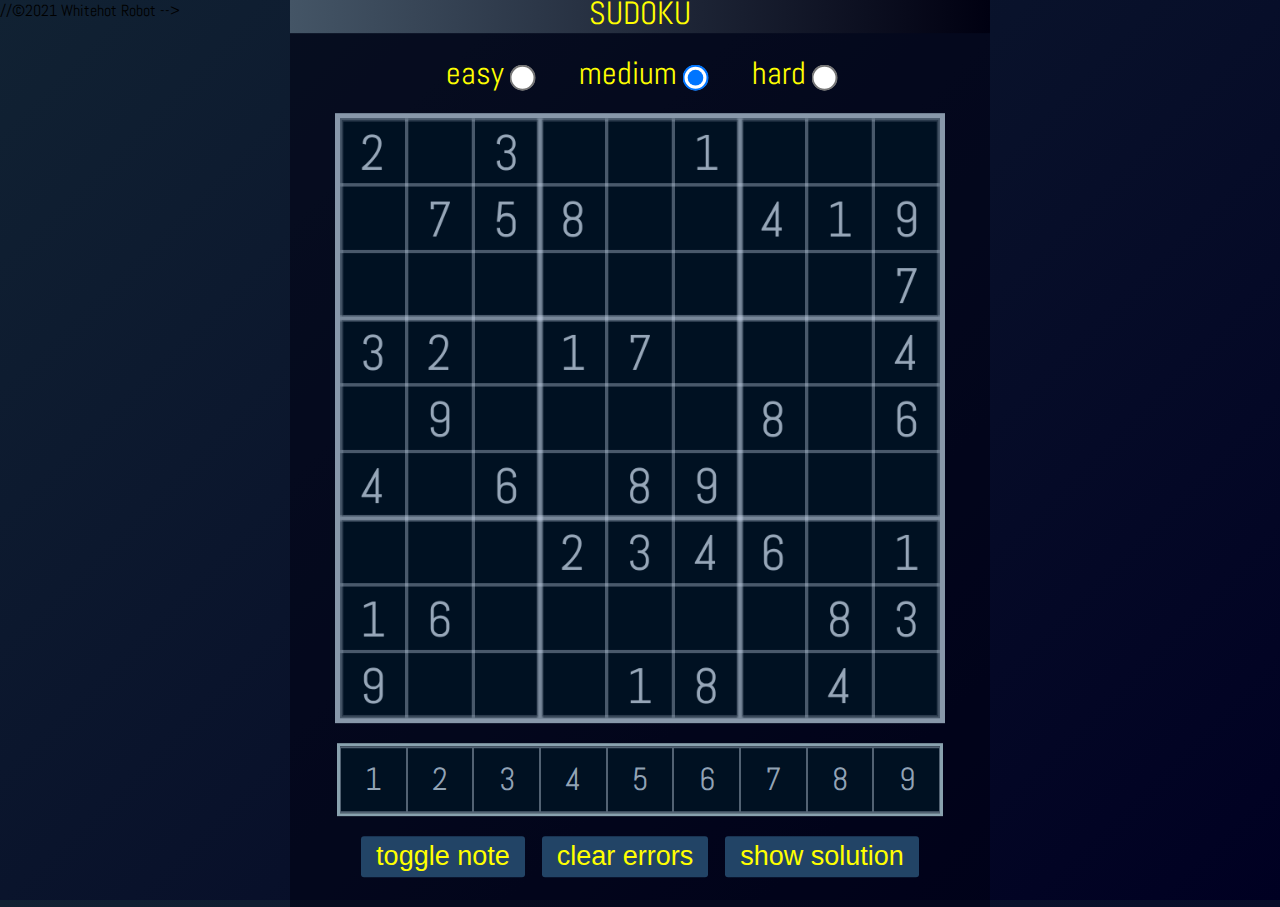
<file: b/games/sudoku/index.html>
<!-->
  //©2021 Whitehot Robot
-->
<!DOCTYPE html>
<html>
  <head>
    <meta charset="utf-8">
    <meta http-equiv="X-UA-Compatible" content="IE=edge">
    <link rel="icon" href="http://srmcgann.github.io/assets/1GY3GM.png">
    <meta name="viewport" content="width=device-width,initial-scale=0.5">
    <style>
      @import url('http://fonts.googleapis.com/css2?family=Abel&display=swap');
      body, html{
        min-height: 100%;
        margin: 0;
        background: linear-gradient(-45deg, #002, #123);
        font-family: Abel;
      }
      .main{
        color: #ff0;
        font-size: 32px;
        width: 700px;
        position: absolute;
        padding-bottom: 25px;
        left: 50%;
        top: 50%;
        transform: translate(-50%,-50%);
        background: #0018;
        text-align: center;
      }
      .header{
        width: 100%;
        height: 40px;
        font-size: 32px;
        color: #ff0;
        background: linear-gradient(90deg, #456, #001);
        text-align: center;
      }
      .sudokuBoard{
        position: static;
        background: #012;
        border: 5px solid #cdea;
        width: 600px;
        height: 600px;
        margin-left: auto;
        margin-right: auto;
        max-width: 650px;
        max-height: 650px;
        top: 0%;
      }
      #c{
        position: static;
        width: 100%;
        height: 100%;
      }
      #choices{
        position: static;
        margin-left: auto;
        margin-right: auto;
        margin-top: 20px;
        background: #000;
        width: 600px;
        height: 66.66px;
        text-align: center;
        font-size: 0;
        border: 3px solid #bdeb;
      }
      .functionButton{
        border: none;
        margin: 5px;
        margin-top: 20px;
        font-size: 27px;
        background: #246;
        color: #ff0;
        border-radius: 3px;
        padding: 5px;
        padding-left: 15px;
        padding-right: 15px;
        min-width: 140px;
        cursor: pointer;
      }
      .functionButton:focus{
        outline: none;
      }
      .choiceButton{
        font-family: Abel;
        margin: 0;
        font-size: 32px;
        color: #cdeb;
        background: #012;
        border-radius: 0;
        width:66.66px;
        height: 66.66px;
        vertical-align: top;
        border: none;
        box-sizing: border-box;
        border: 1px solid #cde6;
        border-top: 2px solid #cde6;
        border-bottom: 2px solid #cde6;
        display: inline-block;
        cursor: pointer;
      }
      .choiceButton:focus{
        outline: none;
      }
      label, input[type=radio]{
        cursor: pointer;
      }
      .clear{
        clear: both;
      }
    </style>
  </head>
  <body>
    <div class="main">
      <div class="header">
        SUDOKU
      </div>
      <label for="easy" style="display: inline-block;margin: 20px;">
        easy
        <input type="radio" id="easy" name="mode" onclick="load('easy')" style="transform: scale(2.0)">
      </label>
      <label for="easy" style="display: inline-block;margin: 20px;">
        medium
        <input type="radio" id="medium" name="mode" onclick="load('medium')" checked style="transform: scale(2.0)">
      </label>
      <label for="easy" style="display: inline-block;margin: 20px;">
        hard
        <input type="radio" id="hard" name="mode" onclick="load('hard')" style="transform: scale(2.0)">
      </label>
      <div class="sudokuBoard">
        <canvas id=c></canvas>
      </div>
      <div id="choices">
        <button class="choiceButton" onmousedown="toggleChoice(this)" id="cb1">1</button>
        <button class="choiceButton" onmousedown="toggleChoice(this)" id="cb2">2</button>
        <button class="choiceButton" onmousedown="toggleChoice(this)" id="cb3">3</button>
        <button class="choiceButton" onmousedown="toggleChoice(this)" id="cb4">4</button>
        <button class="choiceButton" onmousedown="toggleChoice(this)" id="cb5">5</button>
        <button class="choiceButton" onmousedown="toggleChoice(this)" id="cb6">6</button>
        <button class="choiceButton" onmousedown="toggleChoice(this)" id="cb7">7</button>
        <button class="choiceButton" onmousedown="toggleChoice(this)" id="cb8">8</button>
        <button class="choiceButton" onmousedown="toggleChoice(this)" id="cb9">9</button>
      </div>
      <button class="functionButton" onmousedown="toggleNoteMode()" id="noteButton">toggle note</button>
      <button class="functionButton" onmousedown="clearErrors()" id="clearErrorButton">clear errors</button>
      <button class="functionButton" onmousedown="showSolution()" id="showSolutionButton">show solution</button>
      <!--<button class="functionButton" onmousedown="solve()" id="showSolutionButton">solve</button>-->
    </div>
    <script>
    
      c = document.querySelector('#c')
      sp=80
      c.width = c.clientWidth*1.2
      c.height = c.clientHeight*1.2
      x = c.getContext('2d')
      currentmode = 1, noteMode = 0, midx = -1, showingSolution = false, ranOnce = false, clearErrorMode = false, loading = false

      var choiceButtons = document.querySelectorAll('.choiceButton')
      
      choices = Array(9).fill().map(v=>false)

      toggleNoteMode = () =>{
        noteMode = !noteMode
        if(noteMode){
          document.querySelector('#noteButton').style.background = '#4f8'
          document.querySelector('#noteButton').style.color = '#123'
        } else {
          document.querySelector('#noteButton').style.background = '#246'
          document.querySelector('#noteButton').style.color = '#ff0'
        }
      }

      toggleChoice = (button) =>{
        id=+button.id.substring(2)
        if(choices[id-1]==true){
          choices = Array(9).fill().map(v=>false)
          choiceButtons[id-1].style.background = '#012'
          choiceButtons[id-1].style.color = '#cdeb'
        } else {
          choices = Array(9).fill().map(v=>false)
          choiceButtons.forEach(v=>{
            v.style.background = '#012'
            v.style.color = '#cdeb'
          })
          choices[id-1]=true
          choiceButtons[id-1].style.background = '#4f8'
          choiceButtons[id-1].style.color = '#123'
        }
      }
      
      load=(mode)=>{
        if(confirm('Are you sure you want to abandon the game in progress???')){
          switch(mode){
            case 'easy':
              init(.38)
              currentmode=0
              break
            case 'medium':
              init(.32)
              currentmode=1
              break
            case 'hard':
              init(.26)
              currentmode=2
              break
          }
        } else {
          switch(currentmode){
            case 0:
              document.querySelector('#easy').checked = true
              break
            case 1:
              document.querySelector('#medium').checked = true
              break
            case 2:
              document.querySelector('#hard').checked = true
              break
          }
        }
      }
      
      showSolution=()=>{
        if(showingSolution) return
        showingSolution = true
        document.querySelector('#showSolutionButton').style.background = '#4f8'
        document.querySelector('#showSolutionButton').style.color = '#123'
        x.clearRect(0,0,c.width,c.height)
        X=c.width/2
        Y=c.height/2
        P[0].map((v,i)=>{
          tx=X+(i%9)*sp-sp*9/2
          ty=Y+(i/9|0)*sp-sp*9/2
          x.strokeStyle='#cde3'
          x.lineWidth=4
          x.strokeRect(tx,ty,sp,sp)
        })
        for(i=9;i--;){
          tx=X+(i%3)*sp*3-sp*9/2
          ty=Y+(i/3|0)*sp*3-sp*9/2          
          x.lineWidth=8
          x.strokeRect(tx,ty,sp*3,sp*3)
        }
        x.font='60px Abel'
        P[0].map((v,i)=>{
          if(v+1){
            tx=X+(i%9)*sp-sp*9/2
            ty=Y+(i/9|0)*sp-sp*9/2
            if(out[0][i]===-1 || out[0][i] !== P[0][i]){
              x.fillStyle='#8fcf'
            } else {
              x.fillStyle='#cdeb'
            }
            x.fillText(v,tx+24,ty+62)
          }
        })
        setTimeout(()=>{
          hideSolution()
        },1000)
      }

      hideSolution=()=>{
        showingSolution = false
        document.querySelector('#showSolutionButton').style.background = '#246'
        document.querySelector('#showSolutionButton').style.color = '#ff0'
        D2(X,Y,0)
      }

      placeNote = () =>{
        let currentChoice = -1
        choices.map((v,i)=>{
          if(v) currentChoice = i
        })
        if((P[1][midx]==-1 || P[1][midx]!==P[0][midx])&& currentChoice!==-1) {
          notes[midx][currentChoice] = !notes[midx][currentChoice]
        }
        //out[0] = JSON.parse(JSON.stringify(P[1]))
      }

      clearErrors = () =>{
        
        P[1]=P[1].map((v,i)=>{
          if(v !== -1 && v !== P[0][i]) v= -1
          return v
        })
        out[0] = JSON.parse(JSON.stringify(P[1]))
        document.querySelector('#clearErrorButton').style.background = '#4f8'
        document.querySelector('#clearErrorButton').style.color = '#123'
        setTimeout(()=>{
          document.querySelector('#clearErrorButton').style.background = '#246'
          document.querySelector('#clearErrorButton').style.color = '#ff0'
        },500)
      }

      placeNumber = () =>{
        let currentChoice = 0
        choices.map((v,i)=>{
          if(v) currentChoice = i + 1
        })
        if((P[1][midx]==-1 || P[1][midx] !== P[0][midx]) && currentChoice){
          P[1][midx] = currentChoice
          notes[midx]=Array(9).fill(false)
        }
        out[0] = JSON.parse(JSON.stringify(P[1]))
        
        finished = true
        P[1].map((v,i)=>{
          if(v !== P[0][i]) finished = false
        })
        if(finished){
          alert("congratulations! You've won this game!!!\n\n\n          :)\n\n\n          click 'ok' to play again!")
          switch(currentmode){
            case 0:
              init(.38)
              break
            case 1:
              init(.32)
              break
            case 2:
              init(.26)
              break
          }          
        }
      }

      solve = () =>{
        P[0].map((v,i)=>{
          P[1][i]=v
        })
        out[0] = JSON.parse(JSON.stringify(P[1]))
        setTimeout(()=>{
          finished = true
          if(finished){
            alert("congratulations! You've won this game!!!\n\n\n          :)\n\n\n          click 'ok' to play again!")
            switch(currentmode){
              case 0:
                init(.38)
                break
              case 1:
                init(.32)
                break
              case 2:
                init(.26)
                break
            }          
          }
        },1000/30)
      }

      D2=(X,Y,m)=>{
        ranOnce = true
        if(showingSolution || loading) return
        x.clearRect(0,0,c.width,c.height)
        out[m].map((v,i)=>{
          tx=X+(i%9)*sp-sp*9/2
          ty=Y+(i/9|0)*sp-sp*9/2
          x.strokeStyle='#cde3'
          x.lineWidth=4
          x.strokeRect(tx,ty,sp,sp)
          if(choices.filter(v=>v).length && i == midx && (v==-1 || v!==P[0][midx])){
            if(v == -1 || v!==P[0][midx]){
              x.fillStyle='#4f8'
            } else {
              x.fillStyle='#888'
            }
            x.fillRect(tx,ty,sp,sp)
          }
        })
        for(i=9;i--;){
          tx=X+(i%3)*sp*3-sp*9/2
          ty=Y+(i/3|0)*sp*3-sp*9/2
          x.lineWidth=8
          x.strokeRect(tx,ty,sp*3,sp*3)
        }
        out[m].map((v,i)=>{
          if(v+1){
            tx=X+(i%9)*sp-sp*9/2
            ty=Y+(i/9|0)*sp-sp*9/2
            x.font='60px Abel'
            if(i==midx && v === -1){
              x.fillStyle='#012'
            }else{
              if(v !== -1 && v != P[0][i]){
                x.fillStyle='#f88b'
              } else {
                x.fillStyle='#cdeb'
              }
            }
            x.fillText(v,tx+24,ty+62)
          }
        })
        notes.map((v,i)=>{
          tx=X+(i%9)*sp-sp*9/2
          ty=Y+(i/9|0)*sp-sp*9/2
          x.font='18px Abel'
          a=''
          v.map((q,j)=>{ a += q ? (j+1)+',' : '' })
          a=a.substring(0, a.length-1)
          x.fillStyle='#fff'
          x.fillText(a,tx+5,ty+18)
        })
        if(!showingSolution){
          setTimeout(()=>{
            D2(X,Y,m)
          }, 1000/60)
        }
      }
      Rn=Math.random
      gen=(diff)=>{
        P=Array(3).fill().map(v=>Array(81).fill(-1))
        for(a=[1,2,3,4,5,6,7,8,9],i=99;i--;)b=a[v=i%9],a[v]=a[e=Rn()*9|0],a[e]=b
        centers.map((v,i)=>P[0][v]=a[i])
        while(P[0].filter(v=>v==-1).length){
          posA=Array(81).fill().map((v,i)=>{
            b=possibilities(i,0)
            if(!b.length && P[0][i]==-1)gen(diff)
            return b
          })
          minP=6e6,idx=-1
          posA.map((v,i)=>{if(P[0][i]==-1 && v.length<minP)minP=v.length,idx=i})
          if(idx+1)P[0][idx]=posA[idx][posA[idx].length*Rn()|0]
        }
        posA=Array(81).fill().map((v,i)=>possibilities(i,0))
        onesol=0
        while(!onesol){
          onesol=1
          P[1]=P[0].map((v,i)=>Rn()<diff?v:-1 )
          P[2]=JSON.parse(JSON.stringify(P[1]))
          while(onesol && P[2].filter(v=>v==-1).length){
            posB=Array(81).fill().map((v,i)=>possibilities(i,2))
            minP=6e6,idx=-1
            posB.map((v,i)=>{if(P[2][i]==-1 && v.length<minP)minP=v.length,idx=i})
            if(minP>1)onesol=0
            if(onesol && idx+1)P[2][idx]=posB[idx][posB[idx].length*Rn()|0]
          }
        }
        posB=Array(81).fill().map((v,i)=>possibilities(i,1))
        return JSON.parse(JSON.stringify(P[1]))
      }

      possibilities=(q,m)=>{
        if(P[m][q]+1) return []
        a=[1,2,3,4,5,6,7,8,9]
        X=q%9
        Y=q/9|0
        for(let i=9;i--;){
          if(P[m][l=X+i*9]!=-1 && a.indexOf(P[m][l])!=-1) a.splice(a.indexOf(P[m][l]),1)
          if(P[m][l=q-X+i]!=-1 && a.indexOf(P[m][l])!=-1) a.splice(a.indexOf(P[m][l]),1)
        }
        quads[(Y/3|0)*3+(X/3|0)].map((v,i)=>{
          if(P[m][v]!=-1 && a.indexOf(P[m][v])!=-1)a.splice(a.indexOf(P[m][v]),1)
        })
        return a
      }

      init=diff=>{
        timer=0
        loading=true
        notes = Array(81).fill().map(v=>Array(9).fill(false))

        x.font='120px Abel'
        x.fillStyle='#023'
        x.fillRect(0,0,c.width,c.height)
        x.fillStyle='#0f8'
        x.fillText('Generating'+('.'.repeat(timer%8)),c.width/2-300,c.height/2-150)

        setTimeout(()=>{
          out=[]
          centers=[10,13,16,37,40,43,64,67,70]
          quads=[
            [0,1,2,9,10,11,18,19,20],
            [3,4,5,12,13,14,21,22,23],
            [6,7,8,15,16,17,24,25,26],
            [27,28,29,36,37,38,45,46,47],
            [30,31,32,39,40,41,48,49,50],
            [33,34,35,42,43,44,51,52,53],
            [54,55,56,63,64,65,72,73,74],
            [57,58,59,66,67,68,75,76,77],
            [60,61,62,69,70,71,78,79,80]
          ]
          for(L=1;L--;)out=[...out,gen(diff)]
          for(let i=1;i--;){
            X=c.width/2//c.width/2+((i%2)-.5)*sp*9*1.25
            Y=c.height/2//c.height/2+((i/2|0)-1)*sp*9*1.1
            loading = false
            D2(X,Y,i)
          }
        }, 100)
      }
      c.addEventListener('mousedown',e=>{
        mx = e.offsetX
        my = e.offsetY
        midx = ((mx/c.clientWidth*9)|0) + (9 * ((my/c.clientHeight*9)|0))
        //if(clearErrorMode){
        //  clearError()
        //} else {
          if(noteMode){
            placeNote()
          }else{
            placeNumber()
          }
        //}
      })
      c.addEventListener('mousemove',e=>{
        mx = e.offsetX
        my = e.offsetY
        midx = ((mx/c.clientWidth*9)|0) + (9 * ((my/c.clientHeight*9)|0))
      })
      c.addEventListener('mouseup',e=>{
        midx = -1
      })
      c.addEventListener('mouseleave',e=>{
        midx = -1
      })
      c.addEventListener('touchstart',e=>{
        mx = e.offsetX
        my = e.offsetY
        midx = ((mx/c.clientWidth*9)|0) + (9 * ((my/c.clientHeight*9)|0))
      })
      c.addEventListener('touchmove',e=>{
        mx = e.offsetX
        my = e.offsetY
        midx = ((mx/c.clientWidth*9)|0) + (9 * ((my/c.clientHeight*9)|0))
      })
      c.addEventListener('touchend',e=>{
        midx = -1
      })
      init(.32)
    </script>
  </body>
</html>
</file>
<file: b/games/puyopuyo/style.css>
html,body{
	margin:0px;
	width:100%;
	height:100%;
	overflow:hidden;
}

body{
	font-family:arial, tahoma;
	background:#000 url(bg.jpg);
	background-size:100% 100%;
	color:#fff;
}
#canvas{
	width:100%;
	height:100%;
}
@font-face {
    font-family: 'Square721';
	src: url('//cantelope.org/puyopuyo/TT0246M_.TTF') format('truetype'),
		 url('//cantelope.org/puyopuyo/TT0246M_.otf') format('opentype'),
		 url('//cantelope.org/puyopuyo/TT0246M_.woff') format('woff');
}
#loadingOuter{
	position:absolute;
	left:50%;
	height:100%;
}
#loading{
	position:relative;
	left:-50%;
	top:35%;
	font-family:Square721,courier new;
	font-size:4em;
	border-radius:10px;
	padding-left:50px;
	padding-right:50px;
	padding-top:10px;
	padding-bottom:10px;
	color:#0f4;
	background:#112;
	border:5px solid #0f4;
}
#pauseButton{
	position:absolute;
	background:#333;
	color:#0f4;
	font-family: Square721, courier new;
	border-radius:5px;
	font-size:2em;
	display:none;
	width:250px;
	left:50%;
	bottom:10px;
	margin-left:-125px;
}
#pauseScreen{
	position:absolute;
	background: rgba(20,20,20,.85);
	font-family: Square721, courier new;
	font-size:5em;
	color: rgba(0,255,128,.85);
	width:100%;
	text-align:center;
	display:none;
	height:100%;
}
</file>
<file: b/games/rotoblaster/style.css>
@font-face {
  font-family: '04b08';
    src:  url('assets/font/04b08.ttf.woff') format('woff'),
    url('assets/font/04b08.ttf.svg#04b08') format('svg'),
    url('assets/font/04b08.ttf.eot'),
    url('assets/font/04b08.eot?#iefix') format('embedded-opentype');
    font-weight: normal;
    font-style: normal;
  }

html,body{
	overflow:hidden;
  height:100vh;
  background: #020202; /* Old browsers */
  background: -moz-linear-gradient(top, #020202 0%, #1b1759 100%); /* FF3.6-15 */
  background: -webkit-linear-gradient(top, #020202 0%,#1b1759 100%); /* Chrome10-25,Safari5.1-6 */
  background: linear-gradient(to bottom, #020202 0%,#1b1759 100%); /* W3C, IE10+, FF16+, Chrome26+, Opera12+, Safari7+ */
  filter: progid:DXImageTransform.Microsoft.gradient( startColorstr='#020202', endColorstr='#1b1759',GradientType=0 ); /* IE6-9 */
}

#canvas {
  display: block;
  /*position: fixed;*/

  width: 157.15vh;
  height: 94%;
  margin:	0 auto;
	padding: 10px
  border:1px solid #123;
  border-radius:25px;
  image-rendering: optimizeSpeed;
  image-rendering: pixelated;
}

/*:-webkit-full-screen  {*/
/*  width: 2140px;*/
/*  height: 1280px;*/
/*}*/

/*#instructions{*/
/*  position:absolute;*/
/*  font-family:courier,arial,tahoma;*/
/*  top:0;*/
/*  margin-top:5vh;*/
/*  width:14vw;*/
/*  color:#aec;*/
/*  font-size:1.25vw;*/
/*  margin-left:1vw;*/
/*  text-align: left;*/
/*  border-radius:10px;*/
/*}*/

.caption{
  padding-left:1vw;
}

.footer{
	width:100%;
	margin: 0 auto;
}
.label{
  color:#888;
	font-size:1.5vw;
	font-family: '04b08';
	text-align: center;
	padding: 10px;
}

#logo{
  width:14vw;
}

hr{
  border:1px solid rgba(100,100,100,.5);
}

a{
  text-decoration:none;
  color:#68f;
}
</file>
